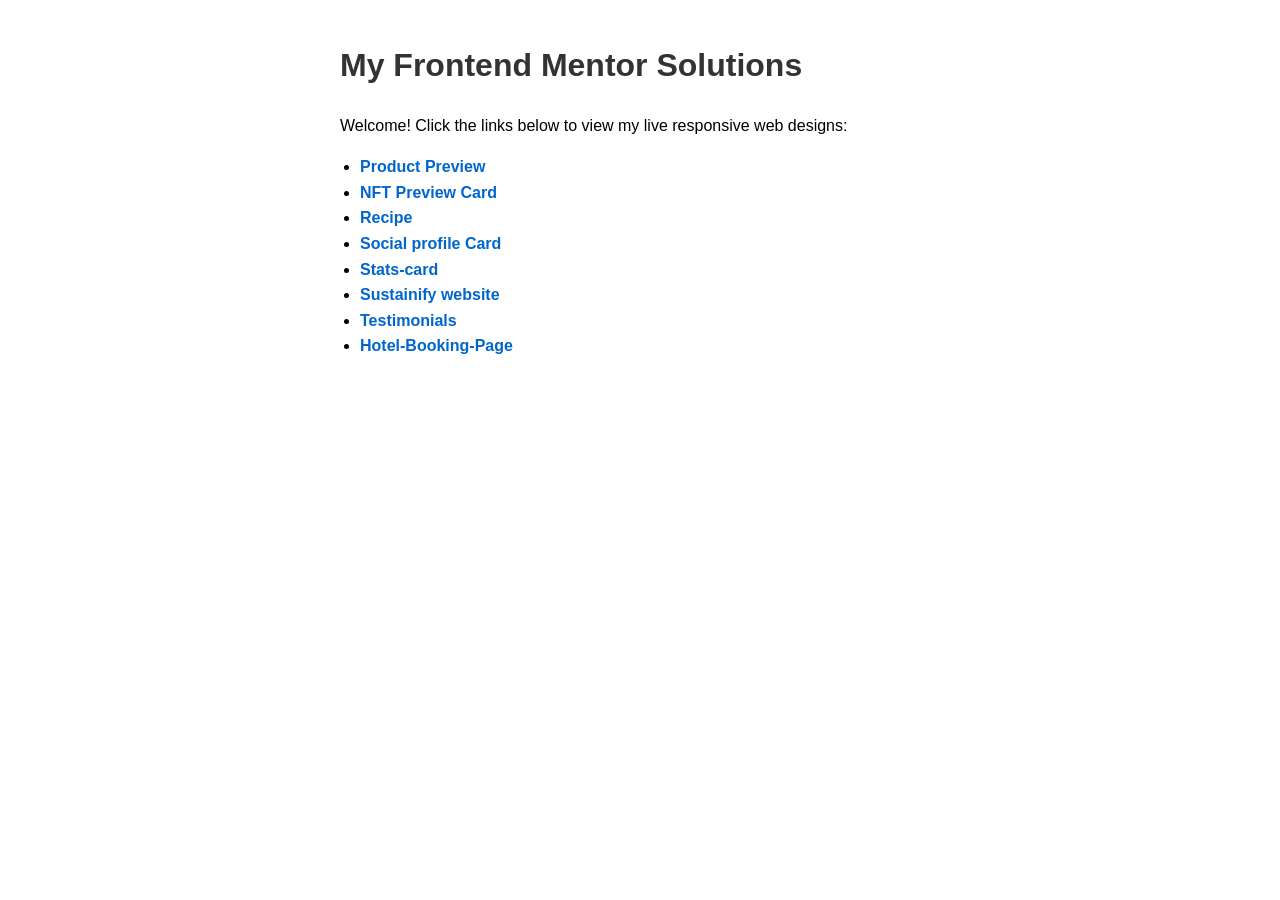
<file: index.html>
<!DOCTYPE html>
<html lang="en">
<head>
    <meta charset="UTF-8">
    <meta name="viewport" content="width=device-width, initial-scale=1.0">
    <title>Johan's Frontend Mentor Challenges</title>
    <style>
        body { font-family: sans-serif; max-width: 600px; margin: 40px auto; padding: 0 20px; line-height: 1.6; }
        h1 { color: #333; }
        ul { padding-left: 20px; }
        a { color: #0066cc; text-decoration: none; font-weight: bold; }
        a:hover { text-decoration: underline; }
    </style>
</head>
<body>
    <h1>My Frontend Mentor Solutions</h1>
    <p>Welcome! Click the links below to view my live responsive web designs:</p>
    <ul>
        <li><a href="./product-preview/">Product Preview</a></li>
        <li><a href="./nft-card/">NFT Preview Card</a></li>
        <li><a href="./recipe/">Recipe</a></li>
        <li><a href="./social-profile/">Social profile Card</a></li>
        <li><a href="./stats-card/">Stats-card</a></li>
        <li><a href="./Sustainify/">Sustainify website</a></li>
        <li><a href="./testimonials/">Testimonials</a></li>
        <li><a href="./Hotel-Booking-Page/">Hotel-Booking-Page</a></li>
    </ul>
</body>
</html>
</file>
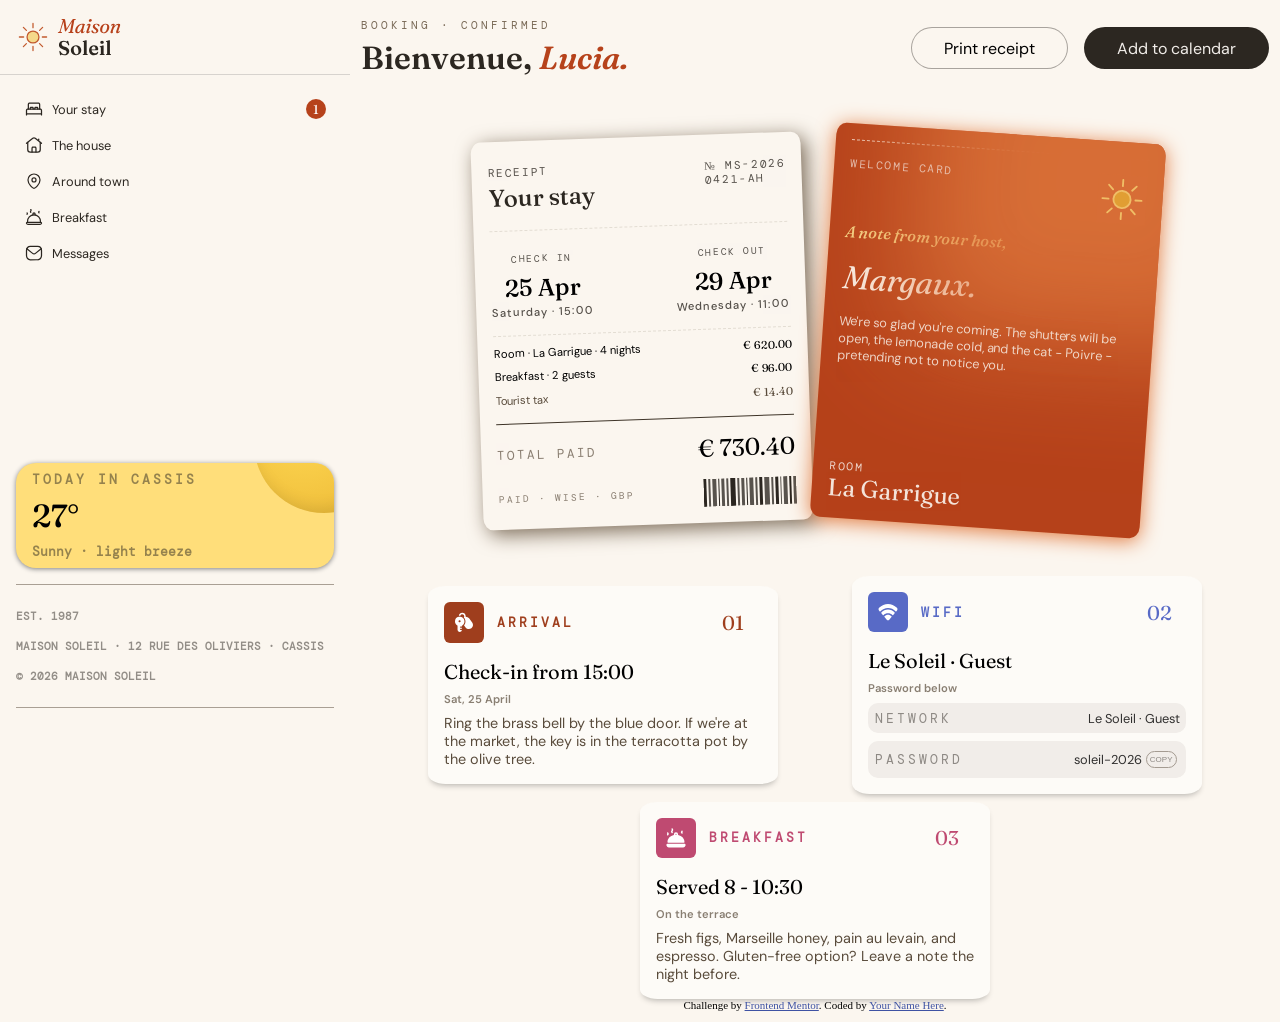
<file: Hotel-Booking-Page/index.html>
<!DOCTYPE html>
<html lang="en">
<head>
  <meta charset="UTF-8">
  <meta name="viewport" content="width=device-width, initial-scale=1.0"> <!-- displays site properly based on user's device -->

  <link rel="icon" type="image/png" sizes="32x32" href="./assets/images/favicon-32x32.png">
  <link rel="stylesheet" href="style.css">
  <title>Frontend Mentor | Hotel booking confirmation page</title>

  <!-- Feel free to remove these styles or customise in your own stylesheet 👍 -->
  <style>
    .attribution { font-size: 0.6875rem; text-align: center; }
    .attribution a { color: hsl(228, 45%, 44%); }
  </style>
</head>
<body>

  <!-- Sidebar starts -->
  <header>
    <div class="comp-name">
     <img src="assets/images/logo.svg" alt="logo">
     <img class="menu-btn" src="assets/images/icon-menu.svg" alt="menu">
    </div>
    <!-- Guest navigation -->
    <div class="menu">
      <ul class="menu-container">
        <li class="item-notif"><a href="#"><img src="assets/images/icon-bed.svg" alt=""><h1 class="li">Your stay</h1><span>1</span></a></li>
        <li><a href="#"><img src="assets/images/icon-house.svg" alt=""><h1 class="li">The house</h1></a></li>
        <li><a href="#"><img src="assets/images/icon-pin.svg" alt=""><h1 class="li">Around town</h1></a></li>
        <li><a href="#"><img src="assets/images/icon-breakfast-outline.svg" alt=""><h1 class="li">Breakfast</h1></a></li>
        <li><a href="#"><img src="assets/images/icon-mail.svg" alt=""><h1 class="li">Messages</h1></a></li>
      </ul>
      <!-- Local weather -->
      <div class="weather">
        <h3 class="place">Today in Cassis</h3>
        <h1>27°</h1>
        <h3 class="climate">Sunny · light breeze</h3>
      </div>
      <aside>
        <h3>Est. 1987</h3>
        <h3>Maison Soleil · 12 Rue des Oliviers · Cassis</h3>
        <h3>© 2026 Maison Soleil</h3>
      </aside>
    </div>
  </header>
  <!-- Sidebar ends -->

  <!-- Main content starts -->
  <main>
    <section class="greet-cont">
      <div class="greet-msg">
        <h3>Booking · Confirmed</h3>
        <h1>Bienvenue, <span class="color-name">Lucia.</span></h1>
      </div>
      <div class="greet-btns">
        <button class="print-receipt">Print receipt</button>
        <button class="calendar-add">Add to calendar</button>
      </div>
    </section>
    <!-- Booking cards start -->
    <section class="body-cards">
      <!-- Receipt card -->
      <div class="receipt-card">
        <div class="receipt-header">
          <div class="receipt-details">
            <h2>Receipt</h2>
            <p>№ MS-2026 <br>0421-AH</p>
          </div>
          <h1>Your stay</h1> 
        </div>
        <div class="receipt-dates">
          <div class="checkin">
            <h3>Check in</h3>
            <h1>25 Apr</h1>
            <h2>Saturday · 15:00</h2>
          </div>
          <div class="checkout">
            <h3>Check out</h3>
            <h1>29 Apr</h1>
            <h2>Wednesday · 11:00</h2>
          </div>
        </div>
        <div class="receipt-pricing">
          <ul>
            <li class="price-items"><h1>Room · La Garrigue · 4 nights</h1><span class="price">€ 620.00</span></li>
            <li class="price-items"><h1>Breakfast · 2 guests</h1><span class="price">€ 96.00</span></li>
            <li class="price-items"><h1>Tourist tax</h1><span class="price">€ 14.40</span></li>
          </ul>
        </div>
        <div class="total-barcode">
          <ul>
            <li class="barcode-items"><h1>Total paid</h1><span class="price">€ 730.40</span></li>
            <li class="barcode-items"><h1>Paid · Wise · GBP</h1><img src="assets/images/icon-barcode.svg" alt="barcode"></li>
          </ul>
        </div>
      </div>
      <!-- Note from host card -->
      <div class="host-card">
        <div class="host-header">
          <h3>Welcome card</h3>
          <img src="assets/images/icon-sun.svg" alt=""><!--sun-img-->
        </div>
        <div class="host-body">
          <h2>A note from your host,</h2>
          <h1>Margaux.</h1>
          <p>We're so glad you're coming. The shutters will be open, the lemonade cold, and the cat - Poivre - pretending not to notice you.</p>
        </div>
        <div class="host-footer">
          <h3>Room</h3>
          <h2>La Garrigue</h2>
        </div>
      </div>
    </section>
    <!-- Booking cards end -->

    <!-- Guest info row starts -->
    <section class="info-cards">
      <!-- Arrival -->
      <div class="arrival">
        <div class="arrival-header">
          <img src="assets/images/icon-key.svg" alt="keys">
          <h2>Arrival</h2>
          <h1>01</h1>
        </div>
        <h1>Check-in from 15:00</h1>
        <h3>Sat, 25 April</h3>
        <p>Ring the brass bell by the blue door. If we're at the market, the key is in the terracotta pot by the olive tree.</p>
      </div>
      <!-- Wifi -->
      <div class="wifi">
        <div class="wifi-header">
          <img src="assets/images/icon-wifi.svg" alt="wifi">
          <h2>Wifi</h2>
          <h1>02</h1>
        </div>
        <h1>Le Soleil · Guest</h1>
        <h3>Password below</h3>
        <div class="network">
          <h2>Network</h2>
          <h2>Le Soleil · Guest</h2>
        </div>
        <div class="pwd">
          <h2 class="password-title">Password</h2>
          <div class="copy-cont">
            <h2>soleil-2026</h2>
            <button>Copy</button>
          </div>
        </div>
      </div>
      <!-- Breakfast -->
      <div class="breakfast">
        <div class="breakfast-header">
          <img src="assets/images/icon-breakfast.svg" alt="">
          <h2>Breakfast</h2>
          <h1>03</h1>
        </div>
        <h1>Served 8 - 10:30</h1>
        <h3>On the terrace</h3>
        <p>Fresh figs, Marseille honey, pain au levain, and espresso. Gluten-free option? Leave a note the night before.</p>
      </div>
    </section>

    <!-- Guest info row ends -->

    <!-- Main content ends -->
    <footer class="attribution">
    Challenge by <a href="https://www.frontendmentor.io?ref=challenge">Frontend Mentor</a>.
    Coded by <a href="#">Your Name Here</a>.
  </footer>
  </main>

  
  <script>
    // menu-toggle-button
    const btn = document.querySelector('.menu-btn');
    const menu = document.querySelector('.menu');

    btn.addEventListener('click', () => {
      menu.classList.toggle('is-active');
    });

    // copy-button
    document.querySelector('.copy-cont button').addEventListener('click', function() {
    const textToCopy = this.previousElementSibling.innerText;    
    navigator.clipboard.writeText(textToCopy).then(() => { 
    const originalText = this.innerText;
    this.innerText = 'Copied!';
    this.classList.add('copied');
    setTimeout(() => {
      this.innerText = originalText;
      this.classList.remove('copied');
    }, 2000);
  }).catch(err => {
    console.error('Failed to copy text: ', err);
  });
});
  </script>
</body>
</html>
</file>
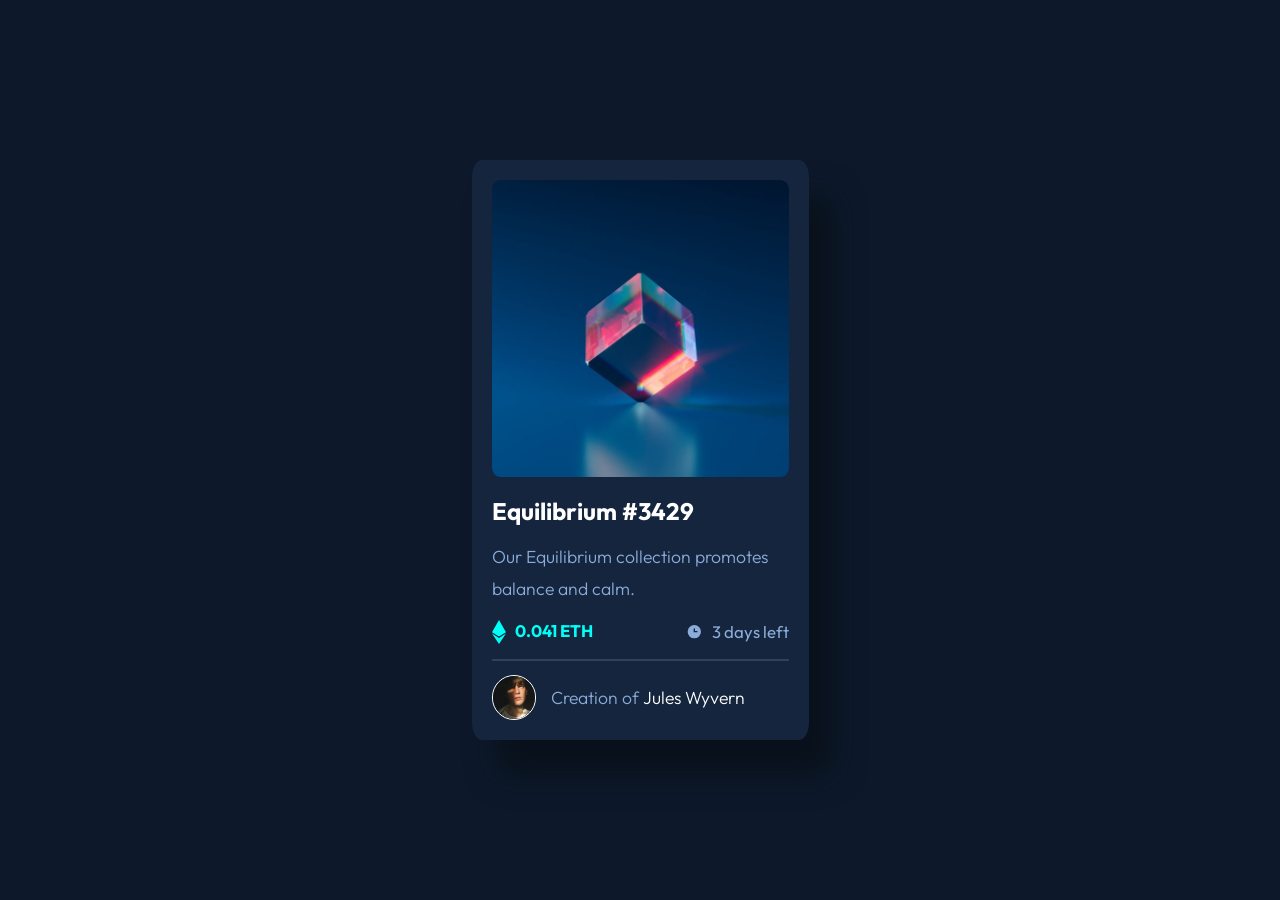
<file: nft-card/index.html>
<!DOCTYPE html>
<html lang="en">
<head>
    <meta charset="UTF-8">
    <meta name="viewport" content="width=device-width, initial-scale=1.0">
    <link rel="stylesheet" href="style.css">
    <link rel="preconnect" href="https://fonts.googleapis.com">
    <link rel="preconnect" href="https://fonts.gstatic.com" crossorigin>
    <link href="https://fonts.googleapis.com/css2?family=Outfit:wght@300;400;600&display=swap" rel="stylesheet">
    <title>NFT Preview Card</title>
</head>
<body>
    <div class="NFT-card">
        <div class="img-cont">
            <img class="front-image" src="images/image-equilibrium.jpg" alt="tilted cube">
            <div class="active-view">
                <img src="images/icon-view.svg" alt="eye" class="eye">
            </div>
        </div>
        <div class="desc-cont">
            <h1 class="title">
                Equilibrium &#35;3429
            </h1>
            <p class="desc">
                Our Equilibrium collection promotes balance and calm.
            </p>
            <div class="details">
                <div class="price">
                    <img src="images/icon-ethereum.svg" alt="ethereum" class="ethereumicon">
                    <h2>0.041 ETH</h2>
                </div>
                <div class="duration">
                    <img src="images/icon-clock.svg" alt="clock" class="clockicon">
                    <h2>3 days left</h2>
                </div>
            </div>
        </div>
        <hr>
        <div class="author">
            <img class="pfp" src="images/image-avatar.png" alt="handsome-boy">
            <h2 class="creation">Creation of <span>Jules Wyvern</span></h2>
        </div>
    </div>
</body>
</html>
</file>
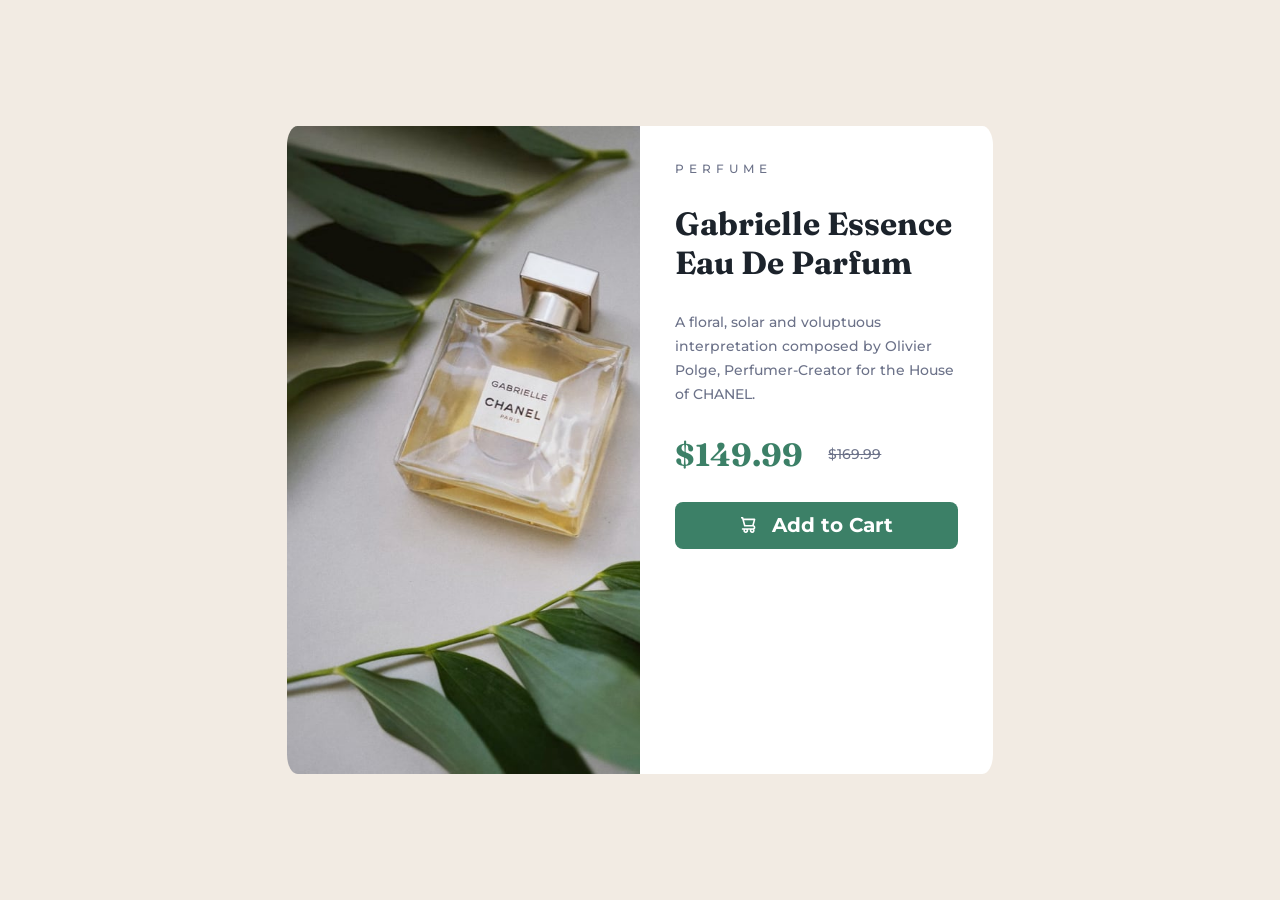
<file: product-preview/index.html>
<!DOCTYPE html>
    <html lang="en">
        <head>
            <meta charset="UTF-8">
            <meta name="viewport" content="width=device-width, initial-scale=1.0">
            <link rel="stylesheet" href="styles.css">
            <title>Product Preview Card</title>
        </head>
        <body>
            <div class="card">
                <div class="bg-image"></div>
                <div class="details">
                    <h2 class="item">Perfume</h2>
                    <h1 class="title">Gabrielle Essence Eau De Parfum</h1>
                    <p class="desc">A floral, solar and voluptuous interpretation composed by Olivier Polge, Perfumer-Creator for the House of CHANEL.</p>
                    <div class="price">
                        <h1 class="currentprice">$149.99</h1>
                        <h3 class="initialprice">$169.99</h2>                        
                    </div>
                    <button type="submit">
                        <img src="images/icon-cart.svg" alt="cart" class="cart">
                        <h2>Add to Cart</h2>
                    </button>
                </div>
            </div>
        </body>
    </html>
</file>
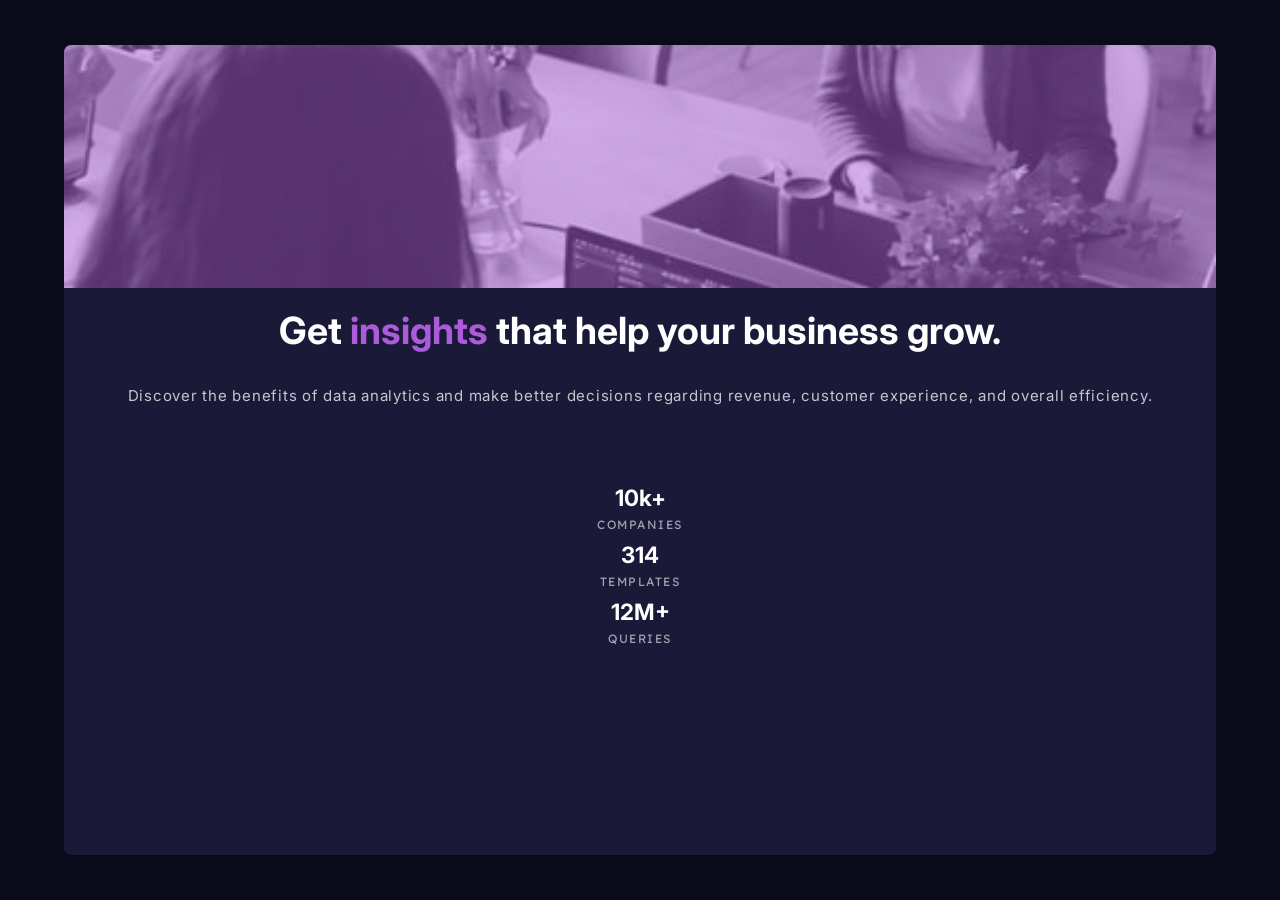
<file: stats-card/index.html>
<!DOCTYPE html>
<html lang="en">
<head>
  <meta charset="UTF-8">
  <meta http-equiv="X-UA-Compatible" content="IE=edge">
  <meta name="viewport" content="width=device-width, initial-scale=1.0">
  <title>Stats-Preview-Card</title>
  <link rel ="stylesheet" href= "style.css">
  <link rel="preconnect" href="https://fonts.googleapis.com">
  <link rel="preconnect" href="https://fonts.gstatic.com" crossorigin>
  <link href="https://fonts.googleapis.com/css2?family=Inter:wght@400;700&family=Lexend+Deca:wght@100;200;400&display=swap" rel="stylesheet">
</head>
<body>
  <div class="container">
    <div class="main-card">
      <div class="text-section">
        <div class="main-header">
          <h1 class="header">Get <span class="highlighted" style="color:hsl(277, 64%, 61%)">insights</span> that help your business grow.</h1>
        </div>
        <div class="sub-header">
          <p>Discover the benefits of data analytics and make better decisions regarding revenue, customer experience, and overall efficiency.</p>
        </div>
        <div class="stats">
          <div class="companies">
            <h1 class="number">10k+</h1>
            <h1 class="name">COMPANIES</h1>
          </div>
          <div class="templates">
            <h1 class="number">314</h1>
            <h1 class="name">TEMPLATES</h1>
          </div>
          <div class="queries">
            <h1 class="number">12M+</h1>
            <h1 class="name">QUERIES</h1>
          </div>
        </div>
      </div>        <!--<img src="images/image-header-desktop.jpg" alt="not getting the image?, my computer's trash.'">-->
      <div class="image-section"></div>
    </div>
  </div>
 
</body>
</html>
</file>
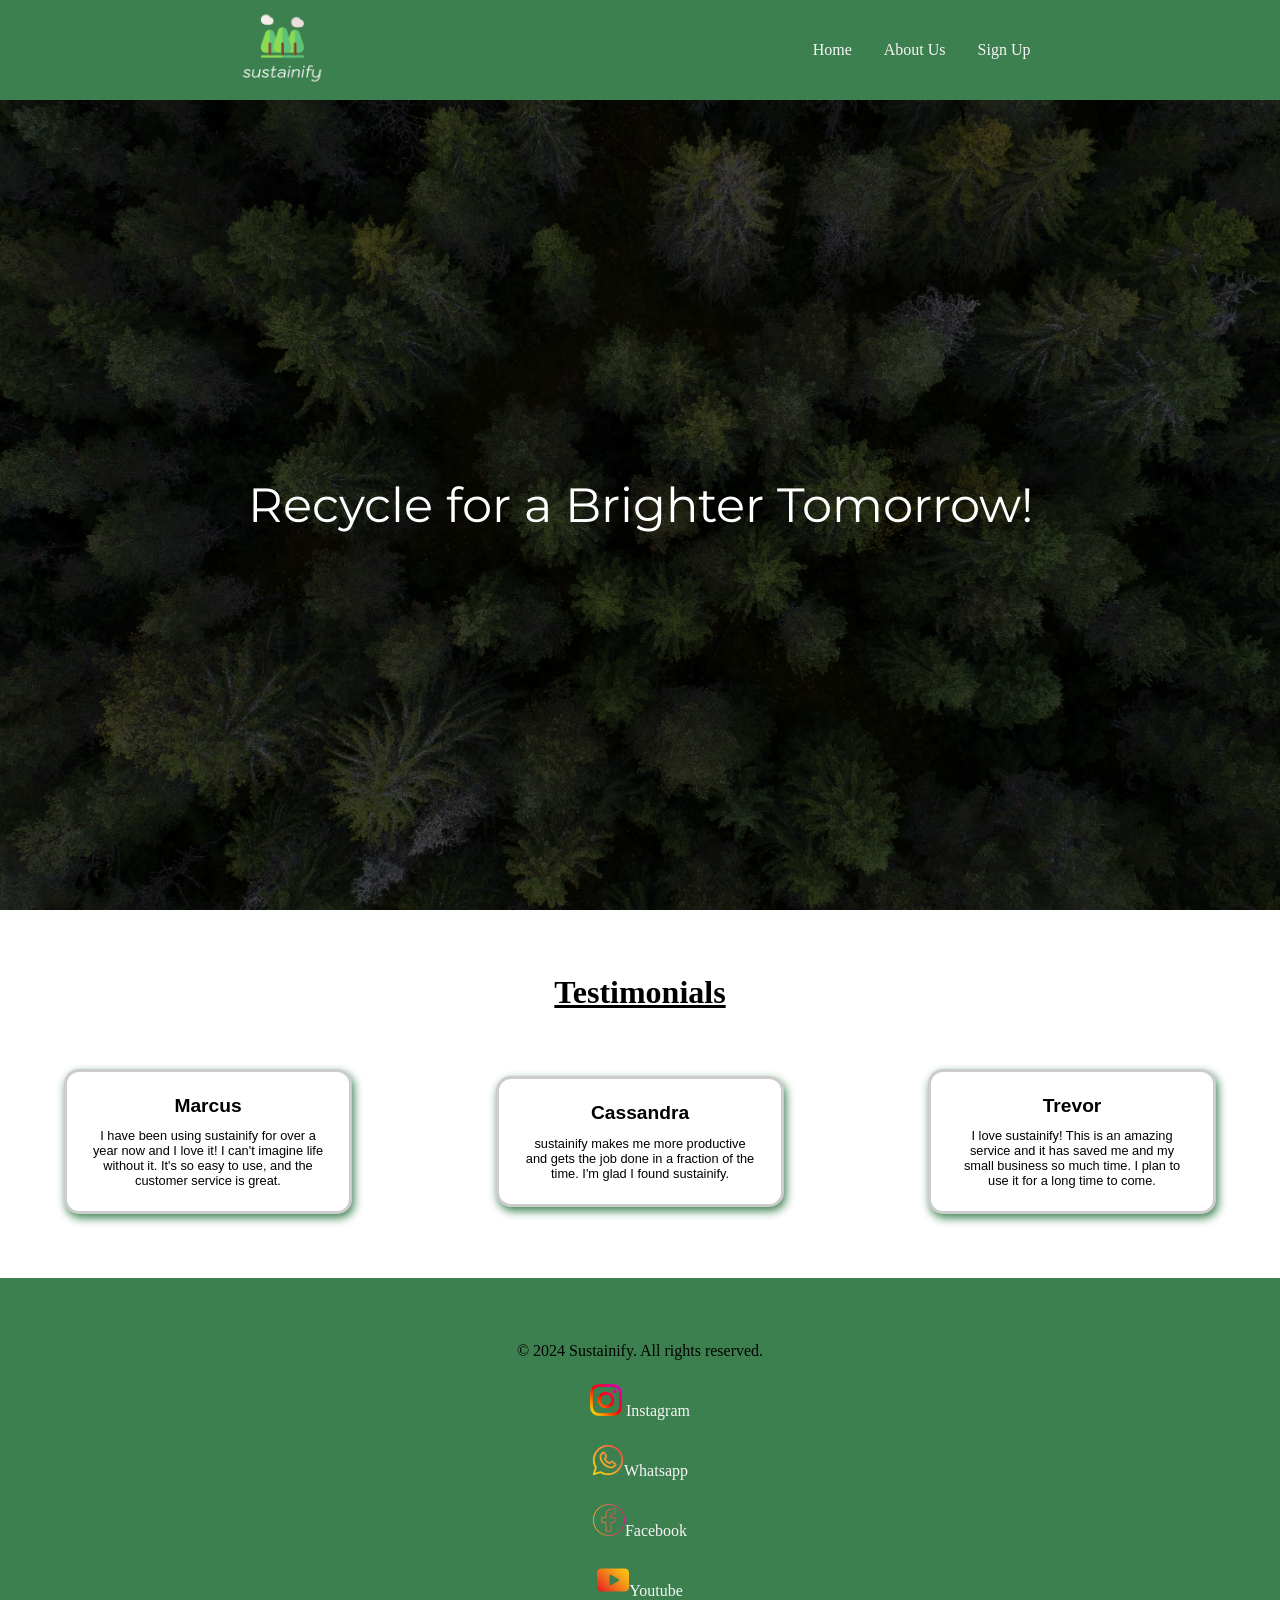
<file: Sustainify/index.html>
<!DOCTYPE html>
<html lang="en">
<head>
    <meta charset="UTF-8">
    <meta name="viewport" content="width=device-width, initial-scale=1.0">
    <link rel="preconnect" href="https://fonts.googleapis.com">
    <link rel="preconnect" href="https://fonts.gstatic.com" crossorigin>
    <link href="https://fonts.googleapis.com/css2?family=Montserrat&display=swap" rel="stylesheet">
    <link rel="stylesheet" href="style.css">
    <title>Sustainify</title>
</head>
<body>
    <header >
        <div><img src="Images/logo.png" class='logo' alt=""></div>
        <nav>
            <a href="index.html"><li class="Home">Home</li></a>
            <a href="About_Us.html"><li class="About Us">About Us</li></a>
            <a href="sign_up.html"><li class="Sign Up">Sign Up</li></a>
        </nav>
    </header>
    <section class="main">
        <div class="cent-title">
            Recycle for a Brighter Tomorrow!
        </div>
    </section>
    <section class="testimonials">
        <h1 class='test-head'>Testimonials</h1>
        <div class="test-blocks">
            <div class="Marcus">
                <h2>Marcus</h2>
                <p>I have been using sustainify for over a year now and I love it! I can't imagine life without it. It's so easy to use, and the customer service is great.</p>
            </div>
            <div class="Cassandra">
                <h2>Cassandra</h2>
                <p>sustainify makes me more productive and gets the job done in a fraction of the time. I'm glad I found sustainify.</p>
            </div>
            <div class="Trevor">
                <h2>Trevor</h2>
                <p>I love sustainify! This is an amazing service and it has saved me and my small business so much time. I plan to use it for a long time to come.</p>
            </div>
        </div>  
    </section>
    <footer>
        <p>&copy; 2024 Sustainify. All rights reserved.</p>
        <a href="https://www.instagram.com/"><img src="Images/Icons/instagram.png" alt=""> Instagram</a>
        <a href="https://www.whatsapp.com/"><img src="Images/Icons/whatsapp.png" alt="">Whatsapp</a>
        <a href="https://www.facebook.com/"><img src="Images/Icons/facebook.png" alt="">Facebook</a>
        <a href="https://www.youtube.com/" target="_blank"><img src="Images/Icons/youtube.png" alt="">Youtube</a>
    </footer>
</body>
</html>
</file>
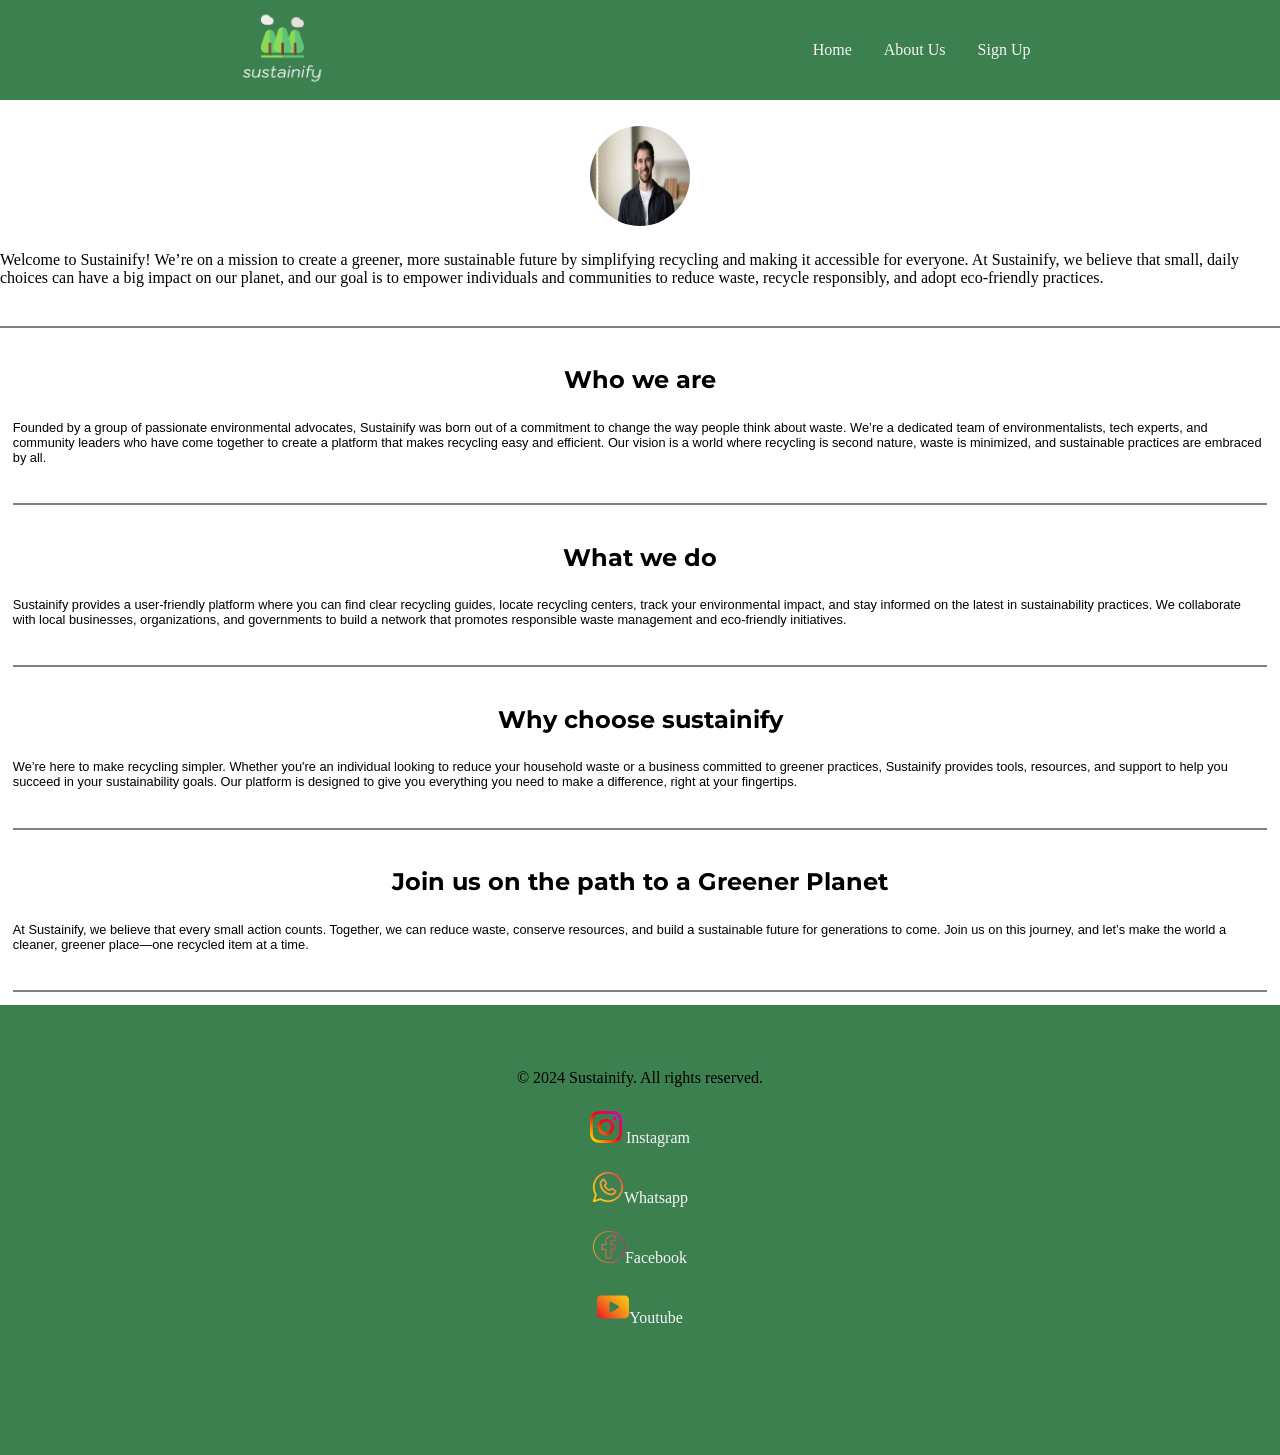
<file: Sustainify/About_Us.html>
<!DOCTYPE html>
<html lang="en">
<head>
    <meta charset="UTF-8">
    <meta name="viewport" content="width=device-width, initial-scale=1.0">
    <link rel="preconnect" href="https://fonts.googleapis.com">
    <link rel="preconnect" href="https://fonts.gstatic.com" crossorigin>
    <link href="https://fonts.googleapis.com/css2?family=Montserrat&display=swap" rel="stylesheet">
    <title>Sustainify | About Us</title>
    <link rel="stylesheet" href="style.css">
</head>
<body>
    <header >
        <div><img src="Images/logo.png" class='logo' alt=""></div>
        <nav>
            <a href="index.html"><li class="Home">Home</li></a>
            <a href="About_Us.html"><li class="About Us">About Us</li></a>
            <a href="sign_up.html"><li class="Sign Up">Sign Up</li></a>
        </nav>
    </header>
    <section class="main">
        <img src="Images/pfp.jpg" alt="" class="profile">
        <p class="demo">Welcome to Sustainify! We’re on a mission to create a greener, more sustainable future by simplifying recycling and making it accessible for everyone. At Sustainify, we believe that small, daily choices can have a big impact on our planet, and our goal is to empower individuals and communities to reduce waste, recycle responsibly, and adopt eco-friendly practices.</p>
        <div class="listing">
                <li>
                <h2>Who we are</h2>
                <p>Founded by a group of passionate environmental advocates, Sustainify was born out of a commitment to change the way people think about waste. We’re a dedicated team of environmentalists, tech experts, and community leaders who have come together to create a platform that makes recycling easy and efficient. Our vision is a world where recycling is second nature, waste is minimized, and sustainable practices are embraced by all.</p>
            </li>
            <li>
                <h2>What we do</h2>
                <p>Sustainify provides a user-friendly platform where you can find clear recycling guides, locate recycling centers, track your environmental impact, and stay informed on the latest in sustainability practices. We collaborate with local businesses, organizations, and governments to build a network that promotes responsible waste management and eco-friendly initiatives.</p>
            </li>
            <li>
                <h2>Why choose sustainify</h2>
                <p>We’re here to make recycling simpler. Whether you're an individual looking to reduce your household waste or a business committed to greener practices, Sustainify provides tools, resources, and support to help you succeed in your sustainability goals. Our platform is designed to give you everything you need to make a difference, right at your fingertips.</p>
            </li>
            <li>
                <h2>Join us on the path to a Greener Planet</h2>
                <p>At Sustainify, we believe that every small action counts. Together, we can reduce waste, conserve resources, and build a sustainable future for generations to come. Join us on this journey, and let’s make the world a cleaner, greener place—one recycled item at a time.</p>
            </li>
        </div>
        
    </section>
    <footer>
        <p>&copy; 2024 Sustainify. All rights reserved.</p>
        <a href="https://www.instagram.com/"><img src="Images/Icons/instagram.png" alt=""> Instagram</a>
        <a href="https://www.whatsapp.com/"><img src="Images/Icons/whatsapp.png" alt="">Whatsapp</a>
        <a href="https://www.facebook.com/"><img src="Images/Icons/facebook.png" alt="">Facebook</a>
        <a href="https://www.youtube.com/" target="_blank"><img src="Images/Icons/youtube.png" alt="">Youtube</a>
    </footer>
    
</body>
</html>
</file>
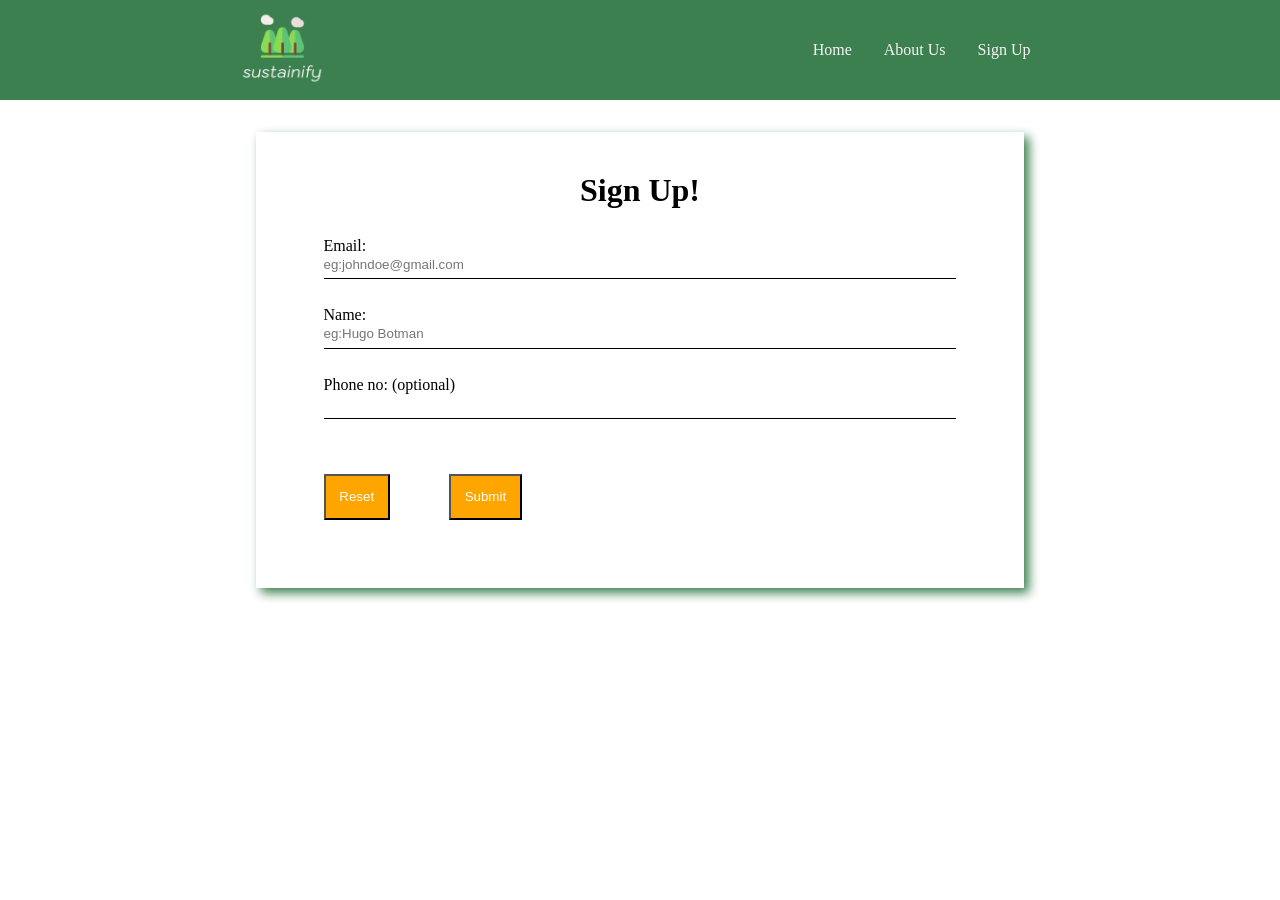
<file: Sustainify/sign_up.html>
<!DOCTYPE html>
<html lang="en">
<head>
    <meta charset="UTF-8">
    <meta name="viewport" content="width=device-width, initial-scale=1.0">
    <link rel="stylesheet" href="sign.css">
    <title>Sustainify | Sign Up</title>
</head>
<body>
    <header >
        <div><img src="Images/logo.png" class='logo' alt=""></div>
        <nav>
            <a href="index.html"><li class="Home">Home</li></a>
            <a href="About_Us.html"><li class="About Us">About Us</li></a>
            <a href="sign_up.html"><li class="Sign Up">Sign Up</li></a>
        </nav>
    </header>
    <form action="#">
        <h1>Sign Up!</h1>
        <div class="email">
            <label for="email">Email:</label>
        <input type="email", name="'Email", placeholder="eg:johndoe@gmail.com" required>
        </div>
        <div class="name">
            <label for="name">Name:</label>
        <input type="text", name="name", placeholder="eg:Hugo Botman" required>
        </div>
        <div class="Phone">
            <label for="Phone">Phone no: (optional)</label>
        <input type="tel", name="'Email",>
        </div>
        <button type="reset">Reset</button>
        <button type="submit">Submit</button>
    </form>
    
</body>
</html>
</file>
<file: Hotel-Booking-Page/style.css>
@font-face {
  font-family: 'Fraunces';
  src: url('assets/fonts/fraunces/Fraunces-VariableFont_SOFT\,WONK\,opsz\,wght.ttf') format('truetype');
}@font-face{
  font-family:'Fraunces-italic';
  src: url(assets/fonts/fraunces/Fraunces-Italic-VariableFont_SOFT\,WONK\,opsz\,wght.ttf) format('truetype');
}
@font-face {
  font-family: 'dm-mono';
  src: url('assets/fonts/dm-mono/DMMono-Regular.ttf') format('truetype');
}
@font-face {
  font-family: 'dm-sans';
  src: url('assets/fonts/dm-sans/DMSans-VariableFont_opsz\,wght.ttf') format('truetype');
}
:root{
    --Neutral-900: hsl(33, 15%, 15%);
    --Neutral-800: hsl(33, 22%, 20%);
    --Neutral-700: hsl(32, 20%, 29%);
    --Neutral-600: hsl(33, 17%, 41%);
    --Neutral-400: hsl(36, 22%, 86%);
    --Neutral-200: hsl(30, 24%, 93%);
    --Neutral-100: hsl(35, 60%, 96%);
    --Neutral-50: hsl(40, 60%, 98%);
    --Neutral-0: hsl(0, 0%, 100%);
    --rose: hsl(340, 48%, 52%);
    --blue: hsl(230, 49%, 56%);
    --Sun-500: hsl(42, 83%, 58%);
    --Sun-300: hsl(44, 84%, 75%);
    --Sun-200: hsl(45, 100%, 74%);
    --Sun-50: hsl(41, 100%, 93%);
    --Terracotta-700: hsl(15, 69%, 37%);
    --Terracotta-600: hsl(15, 74%, 41%);
    --Terracotta-500: hsl(18, 62%, 47%);
    --Terracotta-400: hsl(22, 72%, 56%);
}
*{
  box-sizing: border-box;
  margin: 0;
  padding: 0;
  /* outline: 1px solid red !important; */
}
body{
  background-color: var(--Neutral-100);
}

.comp-name{
  display: flex;
  justify-content: space-between;
  padding:1rem;
  border-bottom: 0.5px solid rgba(128, 128, 128, 0.3);
}
.menu{
  display:none;
  width: 100%;
  padding: 1rem;
}
.menu.is-active{
  display:block;
}
.menu-btn{
  padding:0.4rem;
  border:.25px solid var(--Neutral-400);
  cursor: pointer;
  transition: box-shadow 0.3s ease-in 0s;
}
.menu-btn:hover{
  box-shadow: 0 0 11px rgba(33,33,33,.2);
}
.menu-container{
  margin-bottom: 12rem;
}
.menu-container li a{
  text-decoration: none;
  display: flex;
  justify-content: flex-start;
  align-items: center;
}
.menu-container li{
  list-style-type: none;
  padding: .5rem;
}
.menu-container li:hover{
  background-color: var(--Neutral-50);
  border-radius: 15px;
}
.item-notif span{
  margin-left: auto;
  padding:0.3em;
  width: 20px;
  height:20px;
  display: inline-flex;
  align-items: center;
  justify-content: center;
  border-radius: 50%;
  background-color: var(--Terracotta-600);
  color: white;
  font-family: 'Fraunces', serif;
  font-size: 0.8rem;
}
.li{
  padding: 0 0.5rem;
  color: var(--Neutral-900);
  font-family: 'dm-sans', sans-serif;
  font-size: 0.8rem;
  font-weight: 400;
}

.weather{
  position: relative;
  overflow: hidden; 
  background-color: var(--Sun-200);
  border-radius: 20px;
  padding: 0.5rem 1rem;
  margin-bottom: 1rem;
  box-shadow: 0px 1px 5px grey;
}
.weather::after{
  content: '';
  position: absolute;
  width: 140px;
  height:140px;
  border-radius: 50%;
  top:-90px;
  right: -60px;
  background:radial-gradient(circle at 35% 35%, #ffd954 0%, #ebb633 100%);
  box-shadow: inset -5px -5px 15px rgba(0, 0, 0, 0.1);
}
.place{
  text-transform: uppercase;
  font-size: 0.8rem;
  font-family: 'dm-mono', sans-serif;
  color: var(--Neutral-900);
  opacity: 0.5;
  letter-spacing: 3px;
}
.weather h1{
  padding: 0.5rem 0;
  font-family: 'Fraunces',sans-serif;
  font-size: 2rem;
  font-weight: 500;
}
.climate{
  font-size: 0.8rem;
  font-family: 'dm-mono', sans-serif;
  color: var(--Neutral-900);
  opacity: 0.5;
}
aside{
  border-top: 1px solid var(--Neutral-700);
  border-bottom: 1px solid var(--Neutral-700);
  padding: 1rem 0;
  text-transform: uppercase;
  font-size: 0.6rem;
  font-family: 'dm-mono', sans-serif;
  color: var(--Neutral-900);
  opacity: 0.5;
}
aside h3{
  padding:0.5rem 0;
}



main{
  padding:0.7rem;
}

.greet-msg h3{
  padding-top: .4rem;
  text-transform: uppercase;
  font-family: "dm-mono";
  font-size: 0.7rem;
  color:var(--Neutral-600);
  font-weight: lighter;
  letter-spacing: 3px;
}
.greet-msg h1{
  padding: 0.4rem 0;
  font-family:'Fraunces', serif;
  font-size:clamp(1.5rem, 2rem, 8rem);
  font-weight: 600;
  color: var(--Neutral-900);
}
.color-name{
  font-family:'Fraunces-italic', sans-serif;
  color:var(--Terracotta-600);
}
.greet-btns{
  padding:1rem 0;
  display: flex;
  justify-content: space-around;
}
.greet-btns button{
  padding: 0.6rem 2rem;
  border: 1px solid hsla(33, 15%, 15%, 0.4) ;
  border-radius: 300px;
  font-family:"dm-sans";
  font-size: 1rem;
  cursor: pointer;
}
.print-receipt{
  background-color:var(--Neutral-100);
  transition: background-color 0.3s ease-in 0s;
}
.print-receipt:hover{
  background-color: var(--Neutral-400);
}
.calendar-add:hover{
  background-color: var(--Neutral-700);
}
.calendar-add{
  color:var(--Neutral-200);
  background-color: var(--Neutral-900);
  transition: background-color 0.3s ease-in 0s;
}

.body-cards{
  padding:3rem 0;
  display: flex;
  flex-direction: column-reverse;
  justify-content: space-around;
  align-items: center;
  flex-wrap: wrap;
  gap: 1rem;
}
.receipt-card, .host-card{
  width:330px;
  border-radius: 3%;
  position: relative;
  overflow: hidden;
  padding:1rem;
  font-family: 'Fraunces', serif;
}

.host-card{
  background:var(--Terracotta-600);
  color:var(--Neutral-100);
  box-shadow: 0 3px 20px var(--Terracotta-400);
  transform: rotate(4deg);
}
.host-header{
  display: flex;
  justify-content: space-between;
  padding:1rem 0;
  border-top:1px var(--Neutral-100) dashed;
  opacity: 0.8;
}
.host-header h3, .host-footer h3, .receipt-header h2, .receipt-header p, .checkin h3, .checkin h2, .checkout h3, .checkout h2{
  font-family: 'dm-mono',serif;
  letter-spacing: .1rem;
  color: var(--Neutral-50);
  opacity: 0.8;
  font-size: 0.7rem;
  font-weight: lighter;
  text-transform: uppercase;
}
.host-header img{
  background-color: var(--Terracotta-400);
  box-shadow: -30px -30px 120px 155px var(--Terracotta-400);
}
.host-body h2{
  font-family: 'Fraunces-italic', sans-serif;
  color: var(--Sun-300);
  font-size: 1rem;
  font-weight: 500;
}
.host-body h1{
  font-family: 'Fraunces-italic', serif;
  font-size: 2rem;
  padding:1rem 0;
  font-weight: 400;
}
.host-body p{
  font-family: 'dm-sans',serif;
  opacity:0.8;
  font-size:0.8rem;
  padding-bottom:6rem;
}
.host-footer h2{
  font-weight: 400;
  opacity:0.9;
}

.receipt-card{
  background-color: var(--Neutral-5in0);
  box-shadow: 5px 5px 20px var(--Neutral-600);
  z-index: -1;
  transform: rotate(358deg);
  
}

.receipt-details{
  display: flex;
  justify-content: space-between;
}
.receipt-header{
  border-bottom: 1px var(--Neutral-400) dashed;
  padding:0.5rem 0;
}

.receipt-header h2, .receipt-header p, .checkin h3, .checkin h2, .checkout h3, .checkout h2{
  color:var(--Neutral-900);
}
.receipt-header h1{
  font-family: 'Fraunces', serif;
  color:var(--Neutral-900);
  font-size:1.5rem;
  font-weight: 500;
  transform: translateY(-10px);
}

.receipt-dates{
  display: flex;
  justify-content: space-between;
  padding: 1rem 0 ;
  text-align: center;
  border-bottom: 1px var(--Neutral-400) dashed;
}
.checkin h2, .checkout h2{
  letter-spacing: 1px;
  font-size: 0.7rem;
  font-weight: 500;
  font-family: 'dm-sans', sans-serif;
  text-transform: capitalize;
}
.checkin h3,.checkout h3{
  padding:0.3rem;
  font-size: 0.6rem;
}
.checkin h1,
.checkout h1{
  font-weight: 500;
  padding:0.2rem;
}
.receipt-pricing{
  border-bottom: 1px solid var(--Neutral-800);
  padding-bottom: 1rem;
}
.receipt-pricing li{
  display: flex;
  justify-content: space-between;
  font-size: 0.7rem;
  padding-top: 0.6rem;
}
.receipt-pricing h1{
  font-size: 0.7rem;
  font-family: "dm-sans", serif;
  font-weight: 400;
}
.receipt-pricing li:last-child{
  color:var(--Neutral-700);
}
.barcode-items{
  list-style-type: none;
  display: flex;
  justify-content: space-between;
  align-items: center;
  font-size:0.9rem;
  padding-top: 1rem;
}
.total-barcode .barcode-items:last-child h1{
  font-size: 0.6rem;
}
.total-barcode .barcode-items:first-child span{
  font-size: 1.5rem;
}
.barcode-items h1{
  font-size:0.8rem;
  color: var(--Neutral-700);
  font-family: 'dm-mono', serif;
  letter-spacing: 2px;
  opacity: 0.7;
  font-weight: 400;
  text-transform: uppercase;
}
.info-cards{
  display: flex;
  flex-direction: column;
  justify-content: space-evenly;
  align-items: center;
  gap:2rem;
}
.arrival, .wifi, .breakfast{
  background-color: var(--Neutral-50);
  width: 350px;
  padding:1rem;
  box-shadow: 0 4px 6px -3px rgba(0, 0, 0, 0.3);
  border-radius: 5%;
}
.arrival-header, .wifi-header, .breakfast-header{
  display: flex;
  align-items: center;
  padding-bottom: 1rem;
}
.arrival-header img, .wifi-header img, .breakfast-header img{
  border-radius: 15%;
  padding: 0.5rem;
}
.arrival-header h2, .wifi-header h2, .breakfast-header h2{
  width:75%;
  font-family:'dm-mono',serif;
  text-transform: uppercase;
  font-size: 0.8rem;
  padding-left: 0.8rem;
  letter-spacing: 3px;
}
.arrival h1, .wifi h1, .breakfast h1{
  font-family: 'Fraunces', sans-serif;
  font-size:1.25rem;
  font-weight:400;
}
.arrival h3, .wifi h3, .breakfast h3{
  font-family: 'dm-sans',serif;
  color: var(--Neutral-700);
  opacity: 0.7;
  font-size: 0.7rem;
  font-weight: 600;
  padding: 0.5rem 0;
}
.arrival p, .breakfast p{
  font-family: 'dm-sans', serif;
  font-size: 0.9rem;
  color: var(--Neutral-700);
}
.arrival-header{
  color: var(--Terracotta-700);
}
.wifi-header{
  color: var(--blue);
}
.breakfast-header{
  color: var(--rose);
}
.arrival-header img{
  background-color: var(--Terracotta-700);
}
.wifi-header img{
  background-color: var(--blue);
}
.breakfast-header img{
  background-color: var(--rose);
}
.network, .pwd{
  display: flex;
  justify-content: space-between;
  align-items: center;
  background-color: var(--Neutral-200);
  border-radius: 10px;
  padding:0.4rem;
}
.network h2:first-child, .password-title{
  font-size: 0.8rem;
  font-weight: 500;
  font-family: 'dm-mono', sans-serif;
  color: var(--Neutral-900);
  opacity: 0.5;
  text-transform: uppercase;
  letter-spacing: 3px;
}
.network h2:last-child, .copy-cont h2{
  font-size: 0.8rem;
  font-family: 'dm-sans', sans-serif;
  font-weight: 400;
  opacity: 0.8;
}
.network{
  margin-bottom: 0.5rem;
}
.copy-cont{
  display: flex;
  align-items: center;
}
.copy-cont button{
  background-color: var(--Neutral-200);
  border: 1px solid var(--Neutral-700);
  color: var(--Neutral-900);
  font-size: 0.5rem;
  opacity: 0.5;
  text-transform: uppercase;
  border-radius: 10px;
  padding: 0.2rem;
  margin: 0.2rem;
  cursor: pointer;
}
.copy-cont button:hover{
  background-color: var(--Neutral-700);
  color: var(--Neutral-200);
}
@media (min-width:700px){
  .info-cards{
    /* display: flex; */
    flex-direction: row;
    flex-wrap: wrap;
    gap:0.5rem;
  }
  header{
    width: 350px;
    flex-shrink: 0;
  }
  body{
    display: flex;
  }
  main{
    flex-grow:1;
  }
  .menu{
    display: block;
  }
  .menu-btn{
    display: none;
  }
  
}
@media (min-width:1000px){
  .greet-cont{
    display: flex;
    justify-content: space-between;
  }
  .greet-btns{
    gap:1rem;
  }
}
@media (min-width:1200px){
  .body-cards{
    flex-direction: row;
    justify-content: center;
  }
}
</file>
<file: nft-card/style.css>
:root{
    --active-state-color:hsl(178, 100%, 50%);
    --text-color:hsl(215, 51%, 70%);
}

*{
    margin:0;
    padding:0;
    box-sizing: border-box;
}
body{
    background-color: hsl(217, 54%, 11%);
    font-family: 'Outfit', sans-serif;
    min-height: 100vh;
    display:flex;
    flex-direction:column;
    justify-content: center;
    align-items: center; 
}
.NFT-card{
    background:hsl(216, 50%, 16%);
    width:337px;
    padding:20px;
    border-radius: 3%; 
    box-shadow: 25px 35px 30px hsl(213, 50%, 7%) ;
}
.front-image{
    width: 100%;
    border-radius:3%;
    margin-bottom:5%;
}
.title{
    margin-bottom: 5%;
    color: white;
    font-size:1.5rem;
}
.desc{
    color:var(--text-color);
    font-weight: 300;
    line-height:2rem;
    font-size: 1.1em;
    margin-bottom: 5%;
}
.details{
    display: flex;
    justify-content: space-between;
    margin-bottom: 5%;
    align-items:center;
    font-size: .7em;
}
.price{
    display:flex;
    flex:1;
    justify-content: flex-start;
    
}
.price h2{
    color: var(--active-state-color);
    padding-left:0.5em;
    
}
.ethereumicon{
    width: 10%;
}
.duration{
    display: flex;
    justify-content: flex-end;
    align-items: center;
    flex:1;
}
.duration h2{
    color: var(--text-color);
    font-weight:400;
    padding-left:0.5em;
}
hr{
    border:1px solid hsl(215, 32%, 27%);
    margin-bottom: 5%;
}
.author{
    display:flex;
    align-items: center;
    justify-content: flex-start;
}
.pfp{
    border: 1px solid white;
    border-radius: 50%;
    width: 15%;
}
.creation{
    color: var(--text-color);
    font-weight: 300;
    margin-left: 5%;
    font-size:1.1em;
}
span{
    color: white;
}
span:hover, .title:hover{
    color: var(--active-state-color);
    cursor:pointer;
}
.img-cont{
    position: relative;
}

.active-view{
    width:296px;
    height: 296px;
    background-color: hsla(178, 100%, 50%, 0.5);
    position:absolute;
    top:0%;
    display: flex;
    justify-content: center;
    align-items: center;
    border-radius:3%;
    opacity: 0;
}
.active-view:hover{
    opacity:1
}
</file>
<file: product-preview/styles.css>
@import url('https://fonts.googleapis.com/css2?family=Fraunces:opsz,wght@9..144,700&family=Montserrat:wght@500;700&display=swap');

:root{
    --Dark-cyan:hsl(158, 36%, 37%);
    --Cream:hsl(30, 38%, 92%);
    --Very-dark-blue:hsl(212, 21%, 14%);
    --Dark-grayish-blue: hsl(228, 12%, 48%);
    --font-size:14px;
}
*{
    margin: 0;
    padding: 0;
    box-sizing: border-box;
}
body{
    background-color: var(--Cream);
    height: 100vh;
    display: flex;
    justify-content: center;
    align-items: center;
}
.card{
    margin: 10% 4% 10% 4%;
    height: 90%;
    width: auto;
    display: flex;
    flex-direction: column;
}
.bg-image{
    width: 100%;
    height: 40%;
    background-image:url(images/image-product-mobile.jpg);
    background-size: cover;
    border-top-right-radius:4%;
    border-top-left-radius:4%;
}
.details{
    padding:7% 7% 7% 5%;
    background-color: white;
    height: 60%;
    border-bottom-right-radius:4%;
    border-bottom-left-radius:4%;
}
.item{
    font-family: 'Montserrat', sans-serif;
    font-size: 0.75rem;
    font-weight: 500;
    text-transform: uppercase;
    color: var(--Dark-grayish-blue);
    letter-spacing: 0.3rem;
    margin-bottom: 3%;
}
.title{
    font-family: 'Fraunces', sans-serif;
    font-size: 2rem;
    font-weight: 700;
    color: var(--Very-dark-blue);
    margin-bottom: 3%;
}
.desc{
    font-family: 'Montserrat', sans-serif;
    font-size: 0.9rem;
    font-weight: 500;
    color: var(--Dark-grayish-blue);
    line-height: 1.5rem;
    margin-bottom: 5%;
}
.price{
    width: 100%;
    display: flex;
    align-items: center;
    margin-bottom: 5%;
}
.currentprice{
    font-family:'Fraunces', sans-serif;
    color: var(--Dark-cyan);
}
.initialprice{
    text-decoration: line-through;
    font-family: 'Montserrat', serif;
    font-weight: 500;
    font-size: 0.9rem;
    color: var(--Dark-grayish-blue);
    margin-left: 25px;
}
button{
    border-radius:0.5rem;
    width: 100%; 
    display: flex;
    justify-content: center;
    align-items: center;
    padding:4%;
    border:none;
    background-color: var(--Dark-cyan);
    color: white;
}
button h2{
    margin-left: 1rem;
    font-family: 'Montserrat', serif;
    font-weight: 700;
}
@media (min-width:900px){
    body{
        padding: 7% 20% 7% 20%;
        display: flex;
        justify-content: center;
        align-items: center;
    }
    .card{
        display: flex;
        flex-direction: row;
    }
    .desc, .price, .item, .title{
        margin-bottom: 10%;
    }
    .details{
        padding-top:5%;
        padding-right: 5%;
        width: 50%;
        height: auto;
        border-radius: 0 3% 3% 0;
    }
    .bg-image{
        width:50%;
        height: auto;
        background-image: url(images/image-product-desktop.jpg);
        background-size: cover;
        border-radius:3% 0 0 3% ;
    }

}
</file>
<file: stats-card/style.css>
*{
    margin:0px;
    padding: 0px;
    box-sizing: border-box;
    font-size: 15px;
}

:root{
    --main-bg: hsl(233, 47%, 7%);
    --card-bg: hsl(244, 38%, 16%);
    --accent: hsl(277, 64%, 61%);
}

.container{
    width:100vw;
    height:100vh;
    background-color: var(--main-bg);
    color:white;
    display:flex;
    justify-content: center;
    align-items: center;
}

.main-card{
    width:60%;
    background-color: var(--card-bg);
    display:flex;
    border-radius: 7px;
}

.text-section{
    width:50%;
    font-family: 'Inter', sans-serif;
    padding:5rem;
}

.header{
    font-size:2.5rem;
}

.highlighted{
    font-size:2.5rem;
}

.sub-header{
    color:hsla(0, 0%, 100%, 0.75);
    margin: 2rem 0 5rem 0;
    line-height: 1.75rem;
    letter-spacing: .05em;
}

.stats{
    display: flex;
    justify-content: space-between;
}

.stats .number{
    font-size: 1.75rem;
}

.stats .name{
    font-size:.8rem;
    color:hsla(0, 0%, 100%, 0.6);
    letter-spacing: .1rem;
    font-weight:normal;
    font-family: "Lexend Deca", sans-serif;
    padding-top: .4rem;
}


.image-section{
    width:50%;
    background: linear-gradient(
        0deg,
        hsla(277, 64%, 61%, 0.5)0%,
        hsla(277, 64%, 61%, 0.5)100%
    ),
    url(images/image-header-desktop.jpg)
    center no-repeat;
    background-size: cover;
    border-radius: 0 7px 7px 0;
}

@media (max-width: 1300px){
    .main-card{
        height: 90vh;
        width:90vw;
        flex-direction: column-reverse;
        justify-content: space-between;
        text-align: center;
    }
    .text-section{
        height:70%;
        width:auto;
        padding:1.3rem;
    }
    .stats{
        flex-direction: column;
    }
    .stats .number{
        font-size:1.5rem;
    }
    .stats .templates .number,
    .stats .queries .number{
        margin-top: .6rem;
    }
    .image-section{
        width: 100%;
        height:30%;
        border-radius: 7px 7px 0 0;
    }
}
</file>
<file: Sustainify/style.css>
*{
    margin:0;
    padding:0;
    box-sizing: border-box;
}

:root{
--logo-color:#3D804F;
--font-family:'Montserrat';
}
a{
    text-decoration: none;
    color: whitesmoke;
}
a:hover{
    color:rgb(189, 145, 12);
    text-decoration: underline;
    transform:translateY(-10px);
    transition: 0.5s;
}
header{
    display: flex;
    justify-content: space-around;
    background-color: var(--logo-color);
}
.logo{
    height:6rem;
}
.logo:hover{
    border:3px solid rgb(189, 145, 12);
    transform: translateY(-10px);
    transition:0.5s;
}
nav{
    display: flex; 
    align-items: center;
}
nav li{
    padding:1rem;
    list-style-type:none;  
}
.cent-title{
    width: 100%;
    height: 90vh;
    background-image: linear-gradient(rgba(0, 0, 0, 0.7),
    rgba(0, 0, 0, 0.7)), url(Images/Head-image.jpg);
    background-position: center;
    background-size: cover;
    color: white;
    font-size: 3rem;
    font-family: var(--font-family);
    text-align: center;
    display: flex;
    align-items: center;
    justify-content: center;
}
.testimonials{
    padding:5%;
    height: 75%;   
}
.test-head{
    font-size:2rem;
    text-decoration: underline;
    text-align:center;
    padding: 0 0 5% 0;
    font-family:Cambria, 'Times New Roman', serif;
}
.test-blocks div{
    padding:2%;
    height:50%;
    width:25%;
    border: solid rgba(0, 0, 0, 0.2);
    border-radius: 15px;
    box-shadow: 2px 4px 10px var(--logo-color);
    font-size:0.8rem;
    text-align: center;
}
.test-blocks h2{
    padding-bottom: 5%;
}
.test-blocks{
    display: flex;
    justify-content: space-between;
    align-items: center;
    font-family:'Lucida Sans', Verdana, sans-serif
}
footer{
    background-color: var(--logo-color);
    height:50vh;
    padding:5%;
    display: flex;
    flex-direction: column;
    align-items: center;
}
footer p, footer a{
    padding-bottom:1.5rem;
}
.main{
    display: flex;
    flex-direction: column;
    align-items: center;
}
.profile{
    margin:2%;
    border-radius: 50%;
    width:100px;
    height:100px;
}
.listing li{
    padding-bottom:3%;
    margin: 1%;
    list-style-type: none;
    border-bottom:2px solid gray
}
.listing li h2{
    font-family: var(--font-family);
    text-align: center;
    padding:2% 0 2% 0;
}
.demo{
    padding-bottom:3%;
    border-bottom: 2px solid grey;
}
.main li p{
    font-family:Verdana, Geneva, Tahoma, sans-serif;
    font-size:0.8rem;
}
</file>
<file: Sustainify/sign.css>
*{
    margin:0;
    padding:0;
    box-sizing: border-box;
}

:root{
--logo-color:#3D804F;
--font-family:'Montserrat';
}
a{
    text-decoration: none;
    color: whitesmoke;
}
a:hover{
    color:rgb(189, 145, 12);
    text-decoration: underline;
    transform:translateY(-10px);
    transition: 0.5s;
}
header{
    display: flex;
    justify-content: space-around;
    background-color: var(--logo-color);
}
.logo{
    height:6rem;
}
.logo:hover{
    border:3px solid rgb(189, 145, 12);
    transform: translateY(-10px);
    transition:0.5s;
}
nav{
    display: flex; 
    align-items: center;
}
nav li{
    padding:1rem;
    list-style-type:none;  
}
form{
    box-shadow:5px 5px 10px var(--logo-color);
    margin: auto;
    padding: 40px;
    width: 60%;
    margin-top: 2rem;
}
form h1{
    text-align: center;
    font-family:Georgia, 'Times New Roman', Times, serif;
}
input{
    width: 100%;
    padding-bottom: 1%;
    border: none;
    border-bottom:1px solid rgb(0, 0, 0);
}
form div, button{
    margin:4%;
}
button{
    padding:2%;
    background-color: orange;
    color:white;
}
</file>
